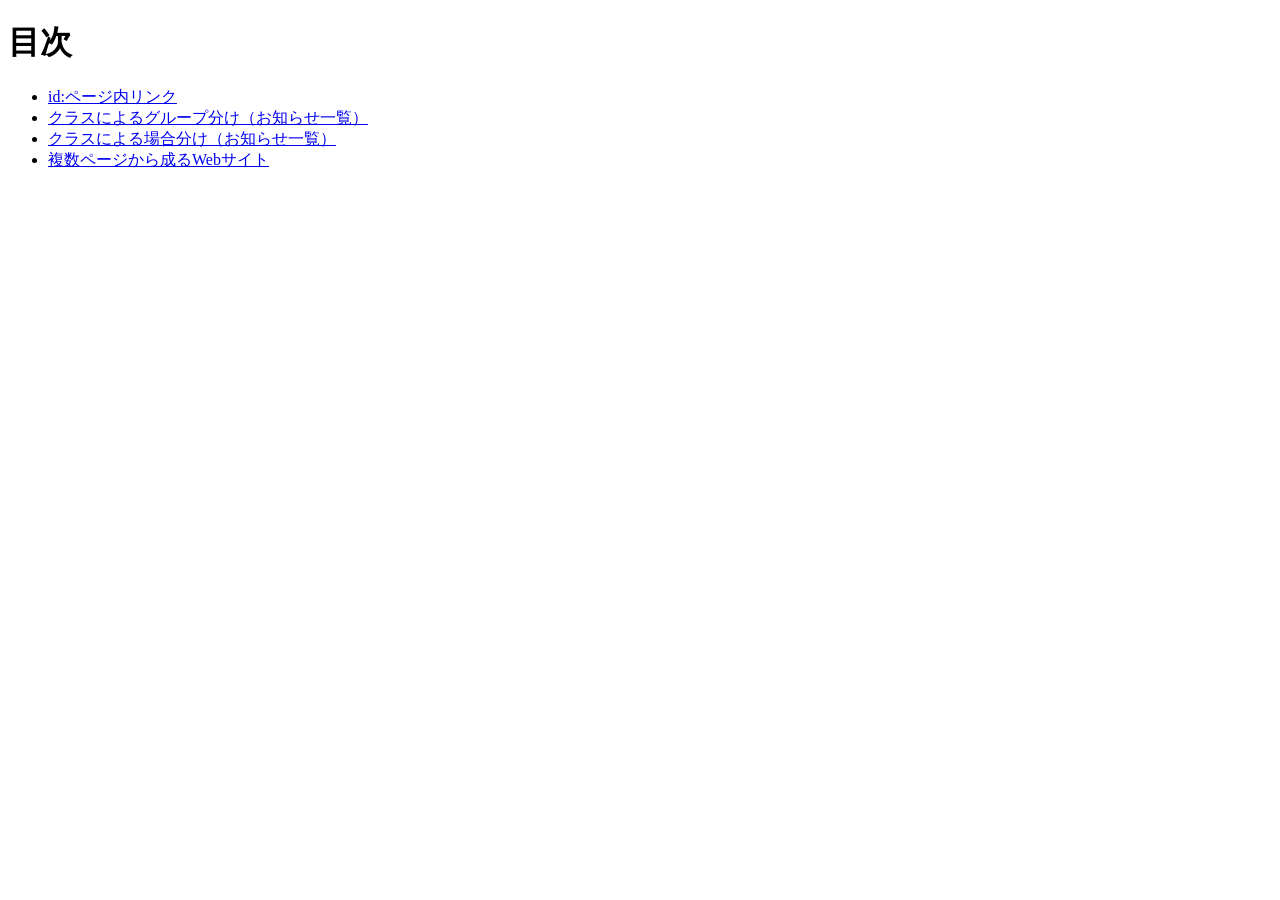
<file: index.html>
<!DOCTYPE html>
<html lang="ja">
<head>
  <meta charset="UTF-8">
  <title>20261105-hc</title>
  <link rel="stylesheet" href="style.css">
</head>
<body>
  <h1>目次</h1>
  <ul>
    <li><a href="id/index.html">id:ページ内リンク</a></li>
    <li><a href="class-01/index.html">クラスによるグループ分け（お知らせ一覧）</a></li>
    <li><a href="class-02/index.html">クラスによる場合分け（お知らせ一覧）</a></li>
    <li><a href="id-class/index.html">複数ページから成るWebサイト</a></li>
  </ul>
</body>
</html>
</file>
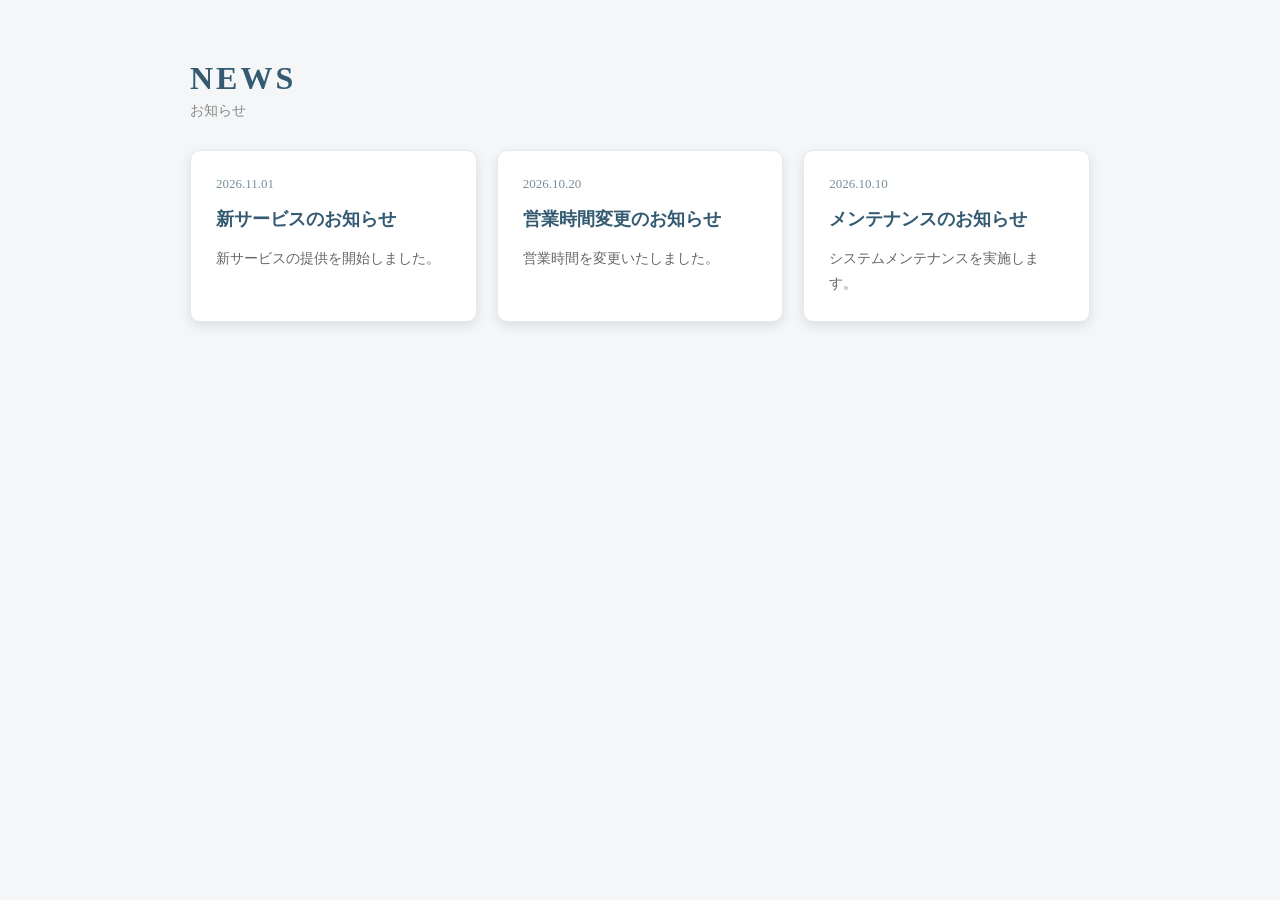
<file: class-01/index.html>
<!DOCTYPE html>
<html lang="jp">
<head>
    <meta charset="UTF-8">
    <title>クラスによるグループ分け（お知らせ一覧）</title>
    <link rel="stylesheet" href="style.css">
</head>
<body>
    <main>
        <h1>NEWS</h1>
        <p>お知らせ</p>

        <div class="container">
            <div class="news">
                <p class="date">2026.11.01</p>
                <h2>新サービスのお知らせ</h2>
                <p>新サービスの提供を開始しました。</p>
            </div>

            <div class="news">
                <p class="date">2026.10.20</p>
                <h2>営業時間変更のお知らせ</h2>
                <p>営業時間を変更いたしました。</p>
            </div>

            <div class="news">
                <p class="date">2026.10.10</p>
                <h2>メンテナンスのお知らせ</h2>
                <p>システムメンテナンスを実施します。</p>
            </div>
        </div>
    </main>
</body>
</html>
</file>
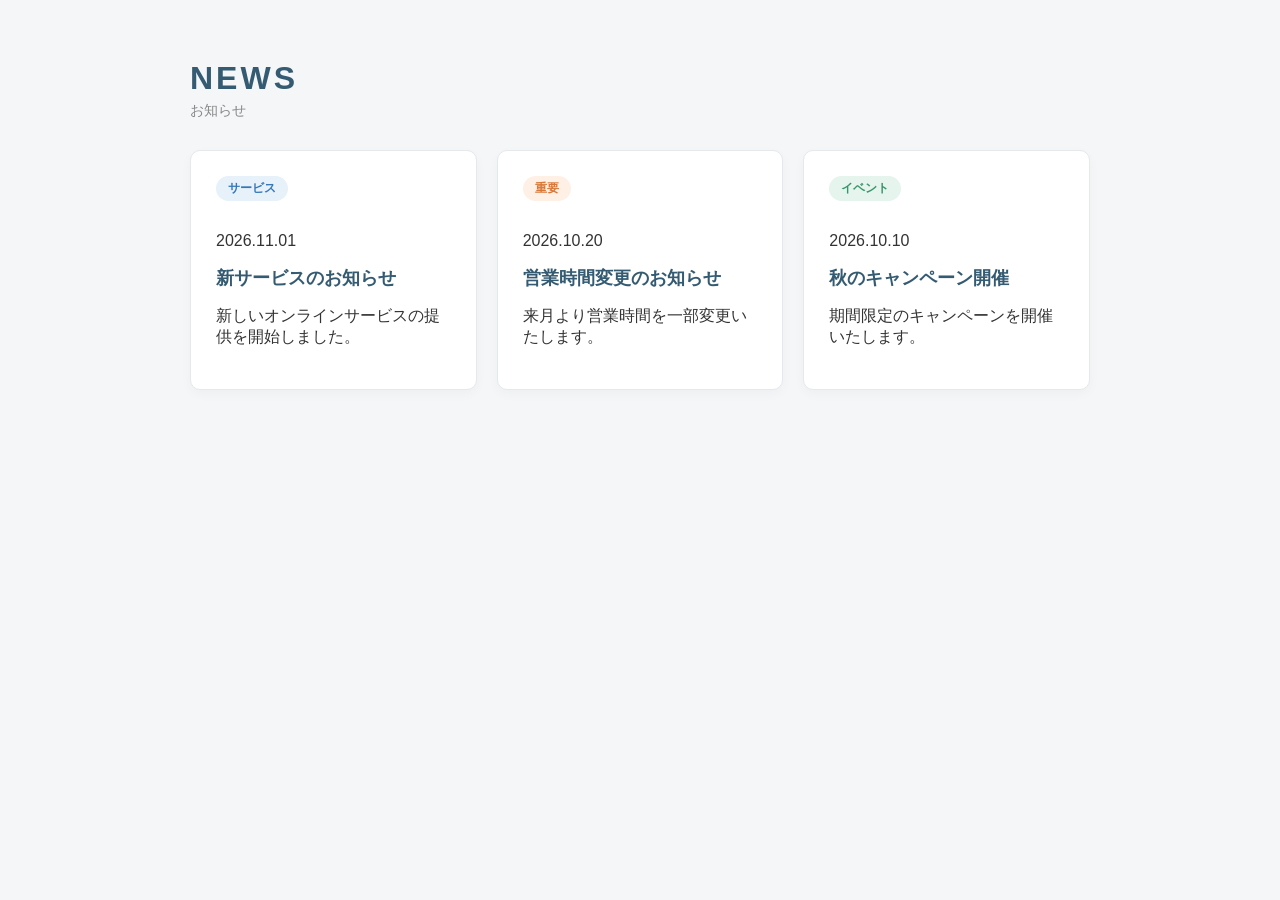
<file: class-02/index.html>
<!DOCTYPE html>
<html lang="jp">

<head>
    <meta charset="UTF-8">
    <title>クラスによる場合分け（お知らせ一覧）</title>
    <link rel="stylesheet" href="style.css">
</head>

<body>
    <main>
        <h1>NEWS</h1>
        <p>お知らせ</p>

        <div class="container">
            <div class="container">
                <div class="news">
                    <p class="category service">サービス</p>
                    <p class="date">2026.11.01</p>
                    <h2>新サービスのお知らせ</h2>
                    <p>新しいオンラインサービスの提供を開始しました。</p>
                </div>

                <div class="news">
                    <p class="category important">重要</p>
                    <p class="date">2026.10.20</p>
                    <h2>営業時間変更のお知らせ</h2>
                    <p>来月より営業時間を一部変更いたします。</p>
                </div>

                <div class="news">
                    <p class="category event">イベント</p>
                    <p class="date">2026.10.10</p>
                    <h2>秋のキャンペーン開催</h2>
                    <p>期間限定のキャンペーンを開催いたします。</p>
                </div>
            </div>
        </div>
    </main>
</body>

</html>
</file>
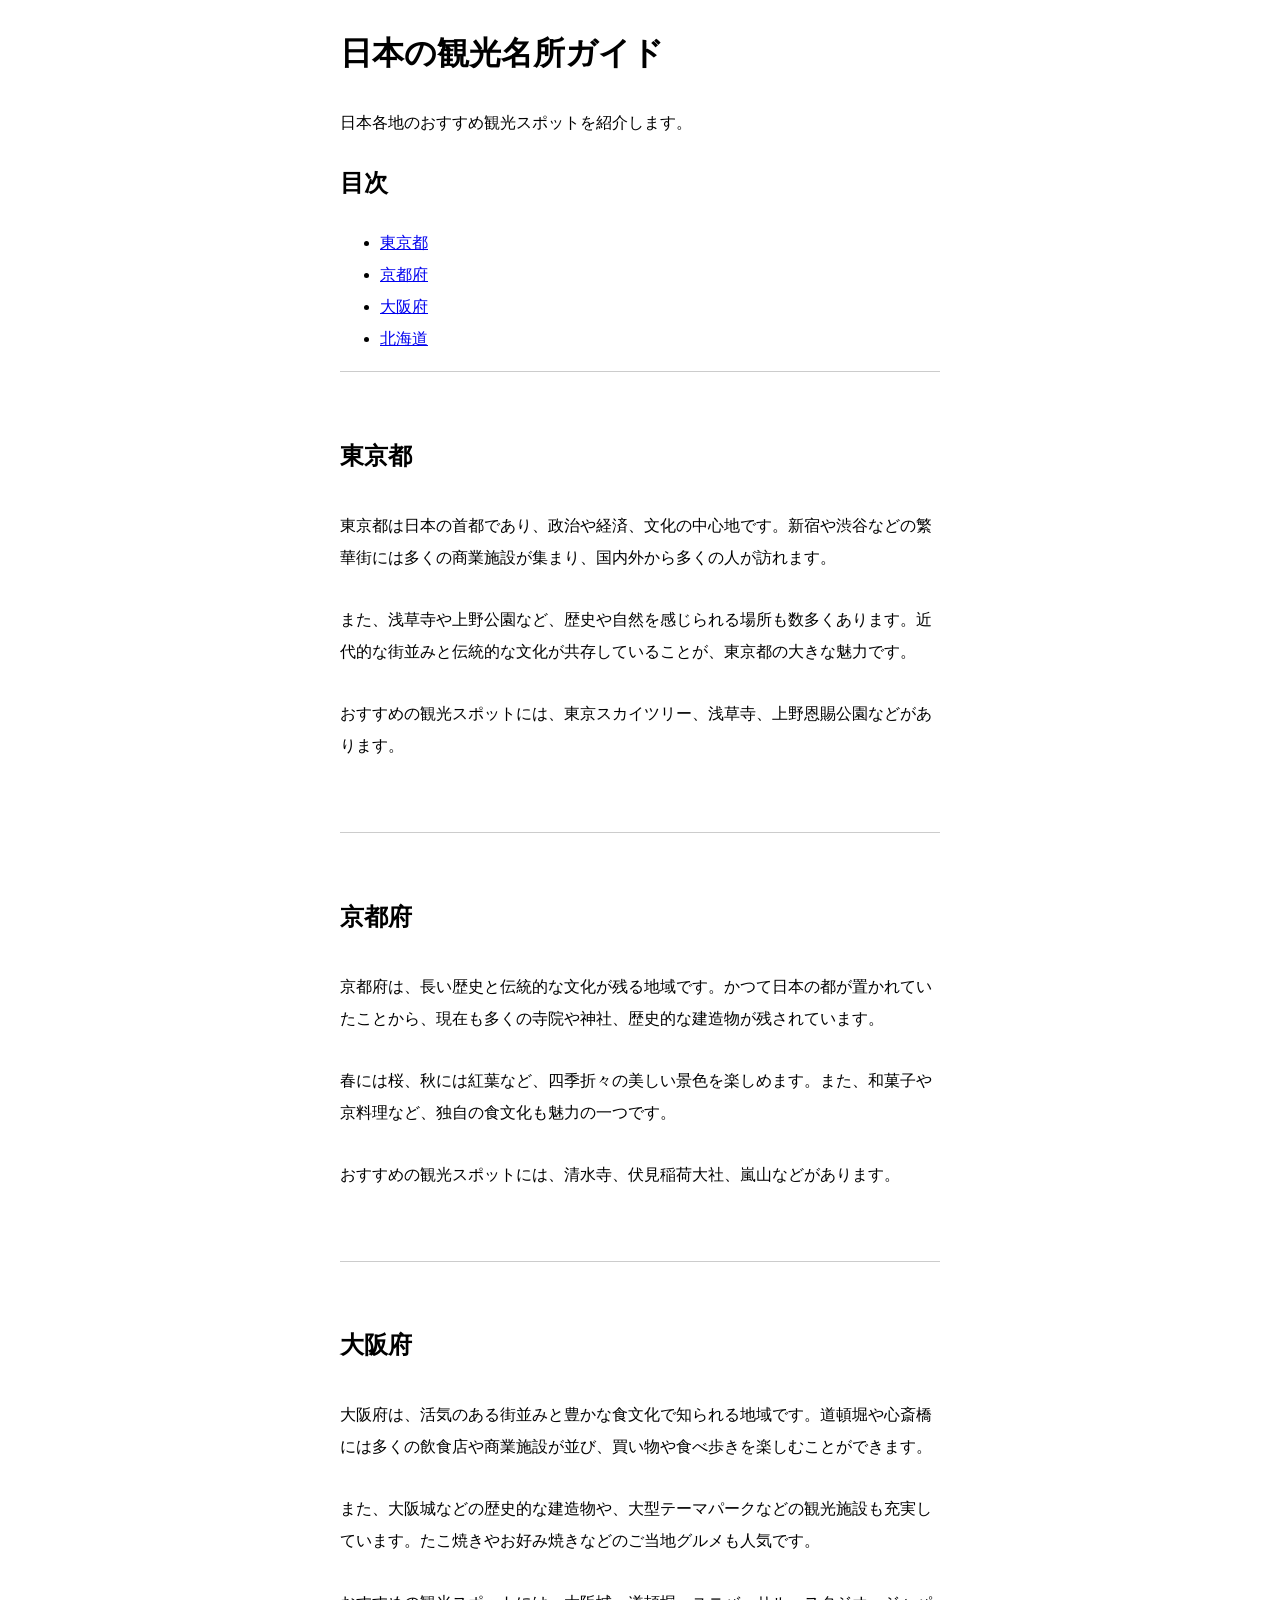
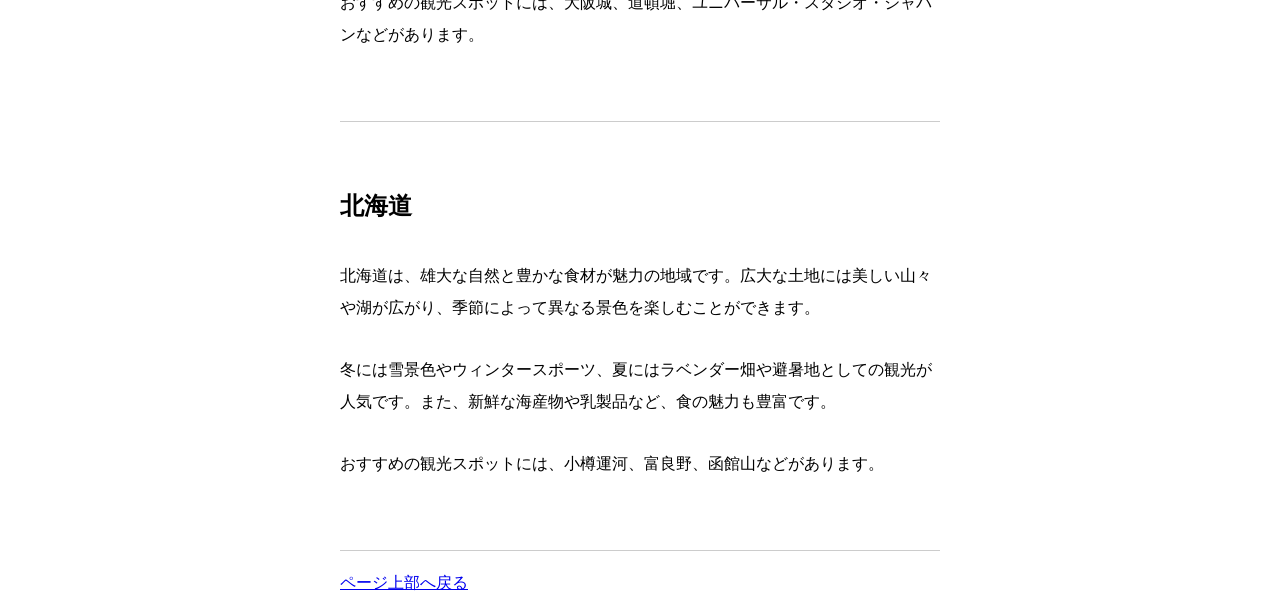
<file: id/index.html>
<!DOCTYPE html>
<html lang="jp">

<head>
    <meta charset="UTF-8">
    <title>id:ページ内リンク</title>
    <link rel="stylesheet" href="style.css">
</head>

<body>
    <h1>日本の観光名所ガイド</h1>
    <p>日本各地のおすすめ観光スポットを紹介します。</p>

    <h2>目次</h2>
    <ul>
        <li><a href="#tokyo">東京都</a></li>
        <li><a href="#kyoto">京都府</a></li>
        <li><a href="#osaka">大阪府</a></li>
        <li><a href="#hokkaido">北海道</a></li>
    </ul>

    <section>
        <h2 id="tokyo">東京都</h2>
        <p>東京都は日本の首都であり、政治や経済、文化の中心地です。新宿や渋谷などの繁華街には多くの商業施設が集まり、国内外から多くの人が訪れます。</p>
        <p>また、浅草寺や上野公園など、歴史や自然を感じられる場所も数多くあります。近代的な街並みと伝統的な文化が共存していることが、東京都の大きな魅力です。</p>
        <p>おすすめの観光スポットには、東京スカイツリー、浅草寺、上野恩賜公園などがあります。</p>
    </section>

    <section>
        <h2 id="kyoto">京都府</h2>
        <p>京都府は、長い歴史と伝統的な文化が残る地域です。かつて日本の都が置かれていたことから、現在も多くの寺院や神社、歴史的な建造物が残されています。</p>
        <p>春には桜、秋には紅葉など、四季折々の美しい景色を楽しめます。また、和菓子や京料理など、独自の食文化も魅力の一つです。</p>
        <p>おすすめの観光スポットには、清水寺、伏見稲荷大社、嵐山などがあります。</p>
    </section>

    <section>
        <h2 id="osaka">大阪府</h2>
        <p>大阪府は、活気のある街並みと豊かな食文化で知られる地域です。道頓堀や心斎橋には多くの飲食店や商業施設が並び、買い物や食べ歩きを楽しむことができます。</p>
        <p>また、大阪城などの歴史的な建造物や、大型テーマパークなどの観光施設も充実しています。たこ焼きやお好み焼きなどのご当地グルメも人気です。</p>
        <p>おすすめの観光スポットには、大阪城、道頓堀、ユニバーサル・スタジオ・ジャパンなどがあります。</p>
    </section>

    <section>
        <h2 id="hokkaido">北海道</h2>
        <p>北海道は、雄大な自然と豊かな食材が魅力の地域です。広大な土地には美しい山々や湖が広がり、季節によって異なる景色を楽しむことができます。</p>
        <p>冬には雪景色やウィンタースポーツ、夏にはラベンダー畑や避暑地としての観光が人気です。また、新鮮な海産物や乳製品など、食の魅力も豊富です。</p>
        <p>おすすめの観光スポットには、小樽運河、富良野、函館山などがあります。</p>
    </section>

    <p><a href="#">ページ上部へ戻る</a></p>
</body>

</html>
</file>
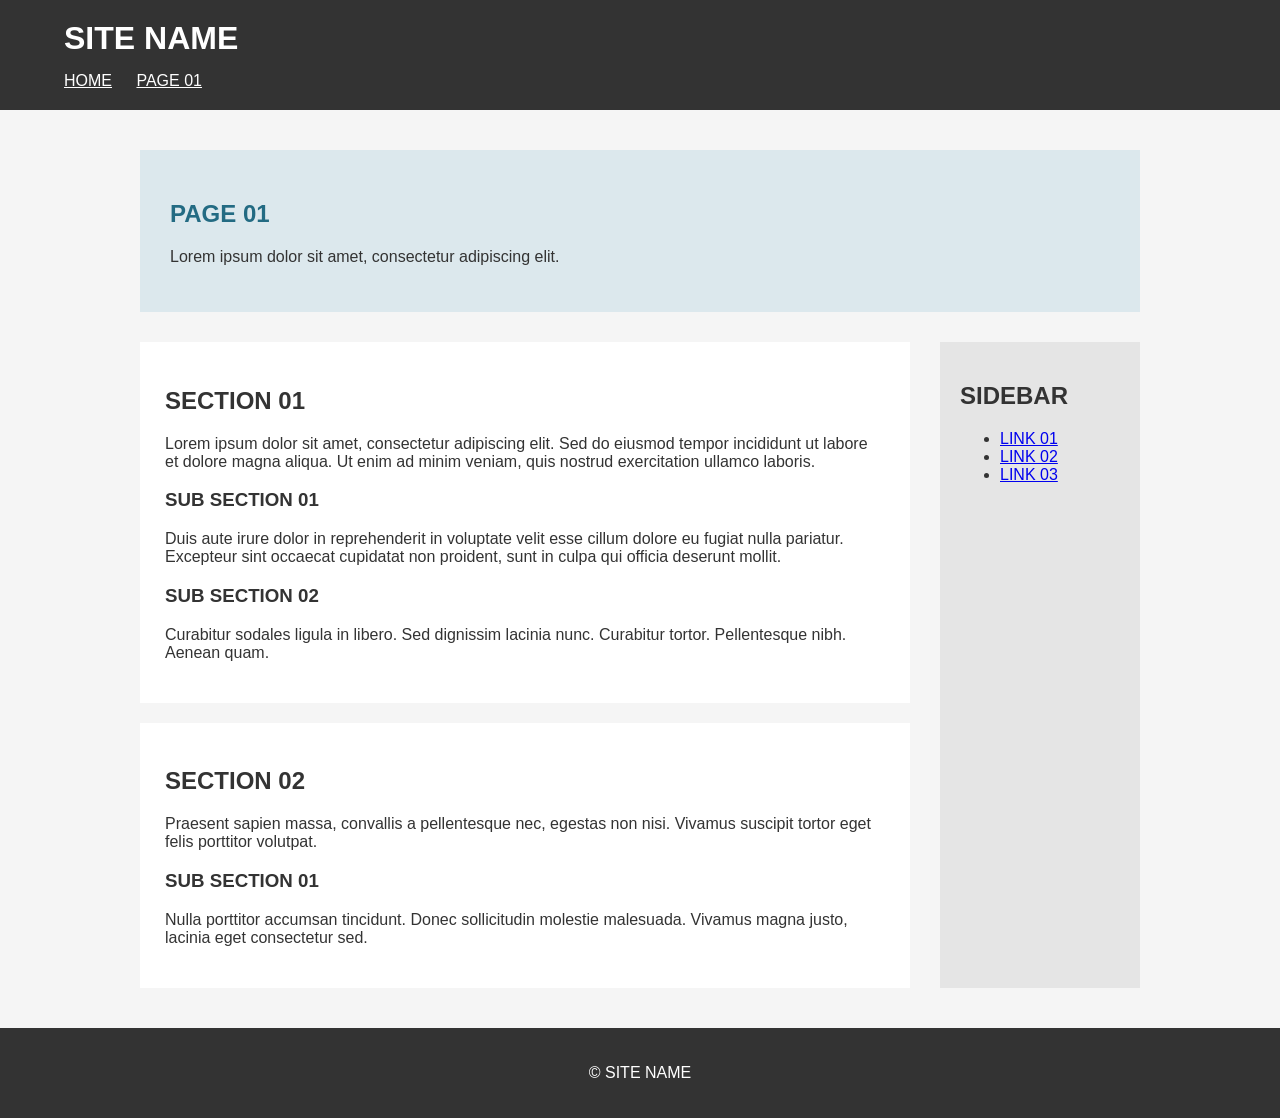
<file: id-class/page01.html>
<!DOCTYPE html>
<html lang="ja">

<head>
    <meta charset="UTF-8">
    <title>PAGE 01</title>
    <link rel="stylesheet" href="style.css">
</head>

<body id="page01" class="lower">
    <header>
        <h1>SITE NAME</h1>
        <nav>
            <a href="index.html">HOME</a>
            <a href="page01.html">PAGE 01</a>
        </nav>
    </header>

    <main>
        <section class="page-heading">
            <h2>PAGE 01</h2>
            <p>Lorem ipsum dolor sit amet, consectetur adipiscing elit.</p>
        </section>

        <div class="layout">
            <article>
                <section>
                    <h2>SECTION 01</h2>
                    <p>
                        Lorem ipsum dolor sit amet, consectetur adipiscing elit.
                        Sed do eiusmod tempor incididunt ut labore et dolore magna aliqua.
                        Ut enim ad minim veniam, quis nostrud exercitation ullamco laboris.
                    </p>

                    <h3>SUB SECTION 01</h3>
                    <p>
                        Duis aute irure dolor in reprehenderit in voluptate velit esse
                        cillum dolore eu fugiat nulla pariatur. Excepteur sint occaecat
                        cupidatat non proident, sunt in culpa qui officia deserunt mollit.
                    </p>

                    <h3>SUB SECTION 02</h3>
                    <p>
                        Curabitur sodales ligula in libero. Sed dignissim lacinia nunc.
                        Curabitur tortor. Pellentesque nibh. Aenean quam.
                    </p>
                </section>

                <section>
                    <h2>SECTION 02</h2>
                    <p>
                        Praesent sapien massa, convallis a pellentesque nec, egestas non
                        nisi. Vivamus suscipit tortor eget felis porttitor volutpat.
                    </p>

                    <h3>SUB SECTION 01</h3>
                    <p>
                        Nulla porttitor accumsan tincidunt. Donec sollicitudin molestie
                        malesuada. Vivamus magna justo, lacinia eget consectetur sed.
                    </p>
                </section>
            </article>

            <aside>
                <h2>SIDEBAR</h2>
                <ul>
                    <li><a href="#">LINK 01</a></li>
                    <li><a href="#">LINK 02</a></li>
                    <li><a href="#">LINK 03</a></li>
                </ul>
            </aside>
        </div>
    </main>

    <footer>
        <p>&copy; SITE NAME</p>
    </footer>
</body>

</html>
</file>
<file: style.css>
@charset "utf-8";

* {
    box-sizing: border-box;
}
</file>
<file: class-01/style.css>
@charset "utf-8";

* {
    box-sizing: border-box;
}

body {
    margin: 0;
    padding: 60px 20px;
    background: #f4f6f8;
    color: #333;
}

main {
    max-width: 900px;
    margin: 0 auto;
}

h1 {
    margin: 0;
    color: #345b72;
    font-size: 32px;
    letter-spacing: 3px;
}

h1 + p {
    margin: 5px 0 30px;
    color: #888;
    font-size: 14px;
}

.container {
    display: flex;
    gap: 20px;
}

.news {
    flex: 1;
    padding: 25px;
    border: 1px solid #e5e9ec;
    border-radius: 10px;
    background:white;
    box-shadow: 0 4px 12px rgba(0, 0, 0, .1);
}

.date {
    margin: 0 0 15px;
    color: #78909c;
    font-size: 13px;
}

.news h2 {
    margin: 0 0 15px;
    color: #345b72;
    font-size: 18px;
}

.news p:last-child {
    margin: 0;
    color: #666;
    font-size: 14px;
    line-height: 1.8;
}
</file>
<file: class-02/style.css>
@charset "utf-8";
* {
    box-sizing: border-box;
}

body {
  margin: 0;
  padding: 60px 20px;
  background: #f4f6f8;
  color: #333;
  font-family: sans-serif;
}

main {
  max-width: 900px;
  margin: 0 auto;
}

h1 {
  margin: 0;
  color: #345b72;
  font-size: 32px;
  letter-spacing: 3px;
}

h1 + p {
  margin: 5px 0 30px;
  color: #888;
  font-size: 14px;
}

.news h2 {
  margin: 0 0 15px;
  color: #345b72;
  font-size: 18px;
}

.container {
  display: flex;
  gap: 20px;
}

.news {
  flex: 1;
  padding: 25px;
  border: 1px solid #e5e9ec;
  border-radius: 10px;
  background: white;
  box-shadow: 0 4px 12px #00000008;
}

.category {
  display: inline-block;
  margin: 0 0 15px;
  padding: 4px 12px;
  border-radius: 20px;
  font-size: 12px;
  font-weight: bold;
}

.service {
  background: #e6f1fa;
  color: #3578b8;
}

.important {
  background: #fff0e5;
  color: #d97736;
}

.event {
  background: #e5f4ec;
  color: #39966b;
}
</file>
<file: id/style.css>
@charset "utf-8";

* {
    box-sizing: border-box;
}


html {
  scroll-behavior: smooth;
}

body {
  width: 600px;
  margin: 0 auto;
  line-height: 2;
}

section {
  padding: 40px 0;
  border-bottom: 1px solid #ccc;
}

section:first-of-type {
  border-top: 1px solid #ccc;
}

section h2 {
  scroll-margin-top: 20px;
  margin-bottom: 30px;
}

section p {
  margin-bottom: 30px;
}
</file>
<file: id-class/style.css>
@charset "utf-8";
/*-------------------------
  共通スタイル
-------------------------*/

/*** 基本設定 ***/
* {
  box-sizing: border-box;
}

body {
  margin: 0;
  font-family: sans-serif;
  color: #333;
}

main {
  width: 90%;
  max-width: 1000px;
  margin: 40px auto;
}

/*** ヘッダー ***/
header {
  padding: 20px 5%;
  background: #333;
  color: #fff;
}

header h1 {
  margin: 0 0 15px;
}

nav a {
  margin-right: 20px;
  color: #fff;
}

/*** フッター ***/
footer {
  padding: 20px;
  background: #333;
  color: #fff;
  text-align: center;
}

/*-------------------------
  HOME
-------------------------*/

/*** メインビジュアル ***/
#home .main-visual {
  position: relative;
  text-align: center;
}

#home .main-visual img {
  width: 100%;
  height: 400px;
  object-fit: cover;
}

#home .main-visual h2 {
  margin-top: 20px;
}

/*** コンテンツ ***/
#home .contents {
  margin-top: 40px;
  padding: 30px;
  background: #f0f0f0;
}

/*-------------------------
  下層ページ共通
-------------------------*/

/*** 基本設定 ***/
.lower {
  background: #f5f5f5;
}

/*** ページ見出し ***/
.lower .page-heading {
  padding: 30px;
  background: #dce8ed;
}

/*** 2カラムレイアウト ***/
.lower .layout {
  display: flex;
  gap: 30px;
  margin-top: 30px;
}

.lower article {
  flex: 1;
}

.lower article section {
  margin-bottom: 20px;
  padding: 25px;
  background: #fff;
}

.lower article section:last-of-type {
  margin-bottom: 0;
}

.lower aside {
  width: 200px;
  padding: 20px;
  background: #e5e5e5;
}

/*-------------------------
  PAGE 01
-------------------------*/

/*** ページ固有のスタイル ***/
#page01 .page-heading h2 {
  color: #236b83;
}
</file>
